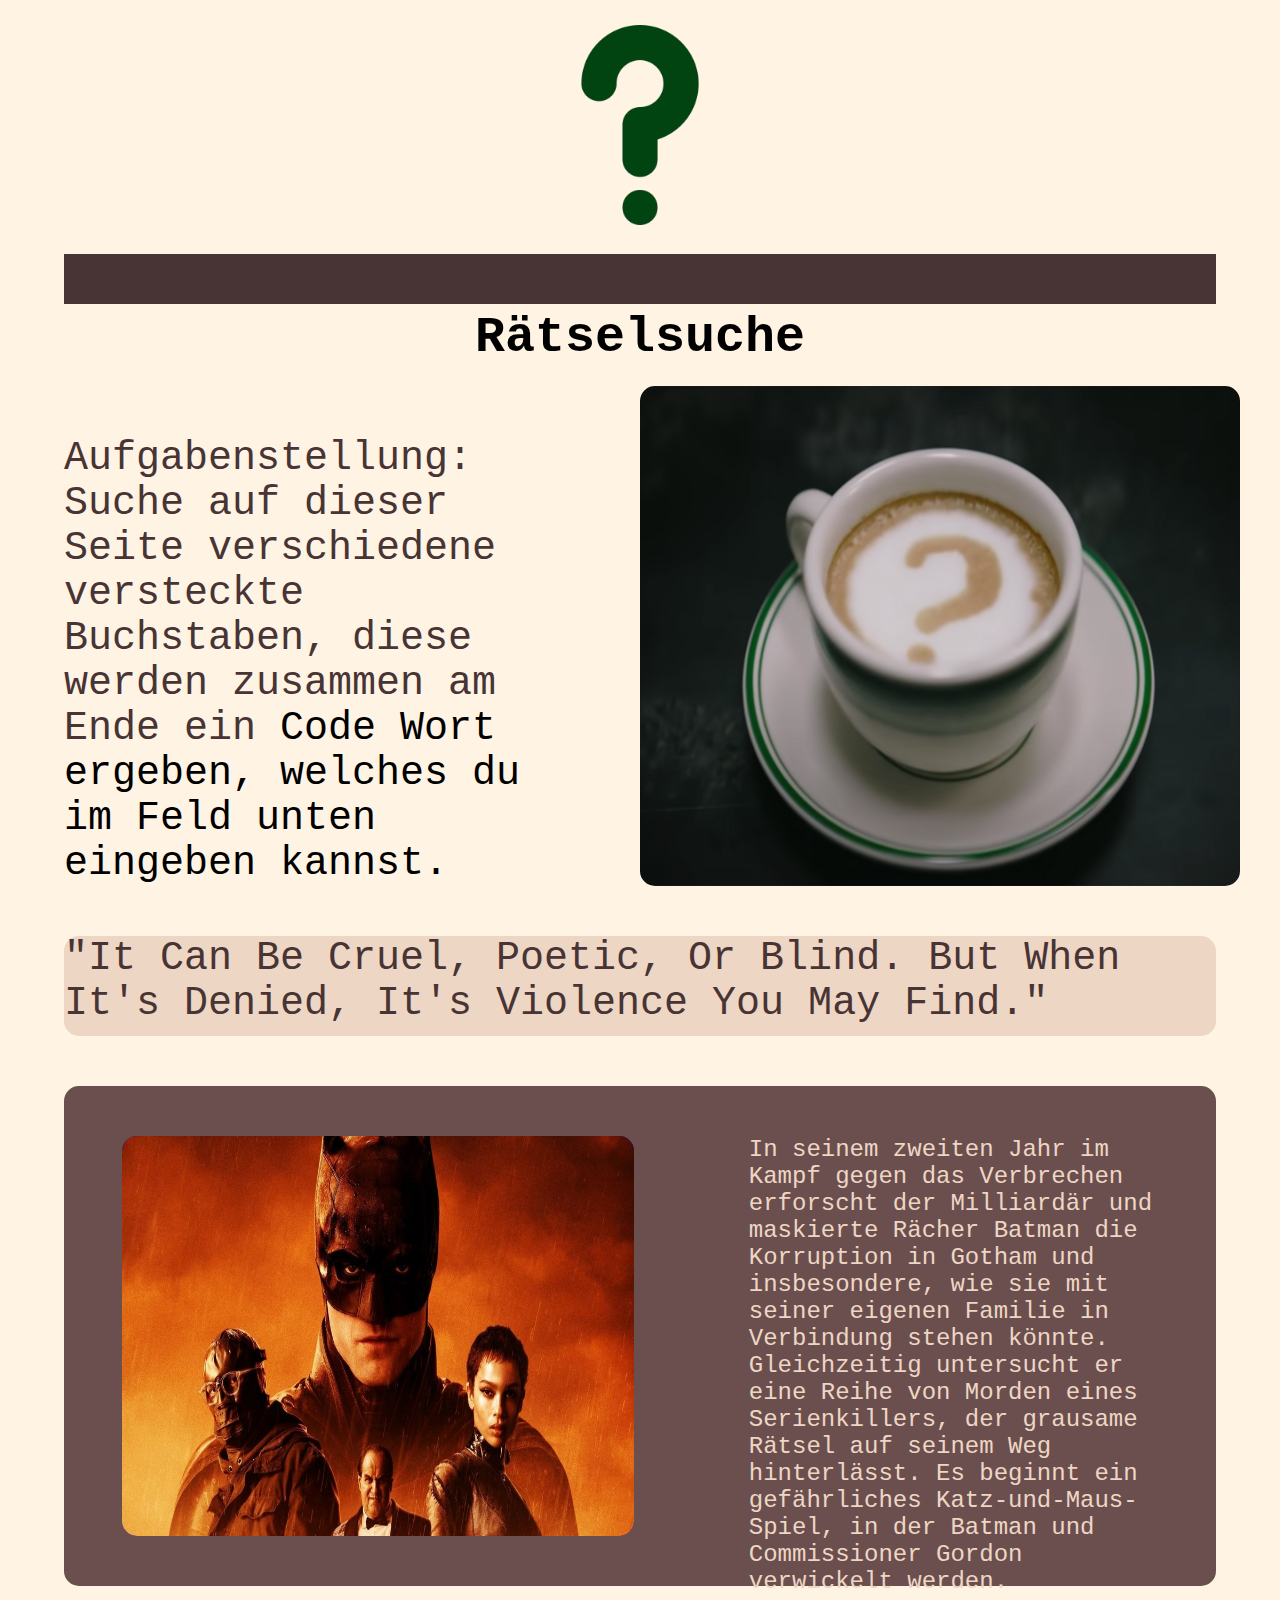
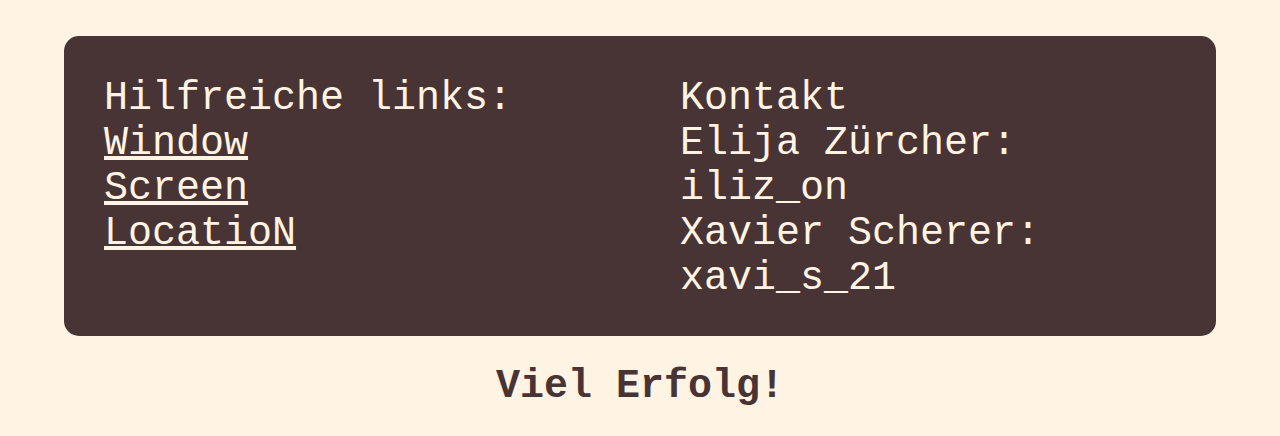
<file: index.html>
<!DOCTYPE html>
<html lang="en">
<body bgcolor="FFF3E4">
<head>
  
  <link rel="sortcut icon" type="question-mark" href="question-mark.png">

  <title>Rästselsuche</title>
  <script>

  </script>
</head>

<body>
  <link rel="stylesheet" href="style.css">

  <!--Bild ganz oben einfügen-->
  <div class="header-container">
    <a href="newpage.html">
      <img src="Buchstabe N.png" class="bild">
    </a>

  </div>


  <!--Container erstellen-->
  <div class="brown"></div>
  <!--Titel-->
  <div class="Unternavigation">
    <div class="unteritem" id="rätsel">Rätselsuche</div>
  </div>
  
  
  <div class="Grossercontainer">
    <div class="Aufgabenstellung">
      <a class="g21">Aufgabenstellung: Suche auf dieser Seite verschiedene versteckte Buchstaben, 
        diese werden zusammen am Ende ein 
        <a id="code">Code</a> Wort ergeben, 
        welches du im Feld unten eingeben kannst.</a>
    </div>
    <div><img src="the-batman-riddler.jpg" alt="" class="Bilder" id="Kaffebild"></div>


  </div>

  <div class="Quote">"It Can Be Cruel, Poetic, Or Blind. But When It's Denied, It's Violence You May Find."</div>
  
  <div class="UContainer">
    <div class="BildContainer"><img src="/the-batman_6171953.jpg" class="Batman" id="Batmanbild"></div>
    
    <div class="Bild23">In seinem zweiten Jahr im Kampf gegen das Verbrechen erforscht der Milliardär und maskierte Rächer Batman die Korruption in Gotham und insbesondere, wie sie mit seiner eigenen Familie in Verbindung stehen könnte. Gleichzeitig untersucht er eine Reihe von Morden eines Serienkillers, der grausame Rätsel auf seinem Weg hinterlässt. Es beginnt ein gefährliches Katz-und-Maus-Spiel, in der Batman und Commissioner Gordon verwickelt werden.</div>

  </div>

  <div class="LastContainer">

    <div class="ulastcontainer">
      Hilfreiche links:<br>
      <a href="https://www.w3schools.com/js/js_window.asp" class="f21">Window</a> <br>
      <a href="https://www.w3schools.com/js/js_window_screen.asp" class="f21">Screen</a><br>
      <a href="https://www.w3schools.com/js/js_window_location.asp" class="f21">LocatioN</a><br>
    </div>
    <div class="ulastcontainer">
      Kontakt<br>
      Elija Zürcher:<br>
      iliz_on<br>
      Xavier Scherer:<br>
      <a id="instaminsta">xavi_s_21</a>

    </div>

  </div>

  <a class="Codeeingabe" id="Eingabefeld">Viel Erfolg!</a>
  
  <script language="javascript" type="text/javascript" src="java.js"></script>
</body>

</html>
</file>
<file: style.css>
html,
body {
  padding: 0px;
  margin: 0px;
}

.header-container {
  display: flex;
  margin-bottom: 25px;
  margin-top: 25px;
  justify-content: center;
  
}
.bild{
  height: 200px;
  width: 200px;
  
}
.navigation-container {

  height: 80px;
  margin-left: 50px;
  margin-top: 5%;
  margin-right: 5%;
  margin-right: 5%;
  display: flex;
  background-color: #6B4F4F;
  justify-content: space-evenly;
}

h1 {
  padding: 5px 50px 30px;
  font-family: 'Courier New', Courier, monospace;

}

a {
  text-decoration: none;
  color: black;
}


.Unternavigation{
  display: flex;
  justify-content: center;
  margin-top: 5px;
  font-family: 'Courier New', Courier, monospace;
  font-size: 50px;
  font-weight: bold;
  
}
.Grossercontainer{
  display: flex;
  margin-top: 20px;
  font-family: 'Courier New', Courier, monospace;
  font-size: 20px;
  
  height: 500px;
}
.Bild{
  height: 500px;
  
  width: 40% ;
  margin-left: 5%;
  margin-right: 5%;
  
}
.Aufgabenstellung{
  height: 400px;
  margin-top: 50px;
  margin-bottom: 50px;
  width: 40% ;
  margin-left: 5%;
  margin-right: 5%;
  font-size: 40px;
  
}
.Bilder{
  height: 500px;
  width: 600px;
  border-radius:15px;
}
.Quote{
  height: 100px;
  color: #483434;
  margin-top: 50px;
  margin-bottom: 50px;
  margin-left: 5%;
  margin-right: 5%;
  font-size: 40px;
  background-color:#EED6C4;
  font-family: 'Courier New', Courier, monospace;
  border-radius:15px;
}
.html{
  background-color: #FFF3E4;
}
.UContainer{
  display: flex;
  height: 500px;
  margin-top: 50px;
  margin-bottom: 50px;
  margin-left: 5%;
  margin-right: 5%;
  font-size: 45px;
  background-color:#6B4F4F;
  font-family: 'Courier New', Courier, monospace;
  border-radius:15px;
  
}
.BildContainer{
  height: 400px;
  margin-top: 50px;
  margin-bottom: 50px;
  width: 50% ;
  margin-left: 5%;
  margin-right: 5%;
  font-size: 20px;
  background-color: blue;
  border-radius:15px;
}
.Batman{
  height: 400px;
  width: 100%;
  border-radius:15px;
}
.Bild23{
  margin-top: 50px;
  height: 500px;
  font-size: 24px;
  width: 40% ;
  margin-left: 5%;
  margin-right: 5%;
  color: #EED6C4;
  
}
.LastContainer{
  margin-left: 5%;
  margin-right: 5%;
  display: flex;
  height: 300px;
  background-color: #483434;
  border-radius:15px;
}
.ulastcontainer{
  display: block;
  margin-left: 40px;
  margin-top: 40px;
  height: 200px;
  width: 50%;
  font-family: 'Courier New', Courier, monospace;
  font-size:40px;
  justify-content: center;
  color: #FFF3E4;
  border-radius:15px;
  
}
.Codeeingabe{
  display: flex;
  justify-content: center;
  height: 100px;
  font-size: 40px;
  align-items: center;
  font-weight: bold;
  font-family: 'Courier New', Courier, monospace;
  color: #483434;
  border-radius:15px;
}

.brown{
  background-color: #483434;
  height: 50px;
  margin-left: 5%;
  margin-right: 5%;
}
.f21{
  color: #FFF3E4;
  text-decoration: underline;
  border-radius:15px;
}
.g21{
  color: #483434;
  border-radius:15px;
}
#contentScroller
{
	position: absolute;
	top: 25%;
	bottom: 25%;
	left: 0px;
	right: 0px;
	
	margin: 0px auto;
	width: 50%;
	
	overflow: scroll;
}
#instaminsta{
  color: #FFF3E4;
}
</file>
